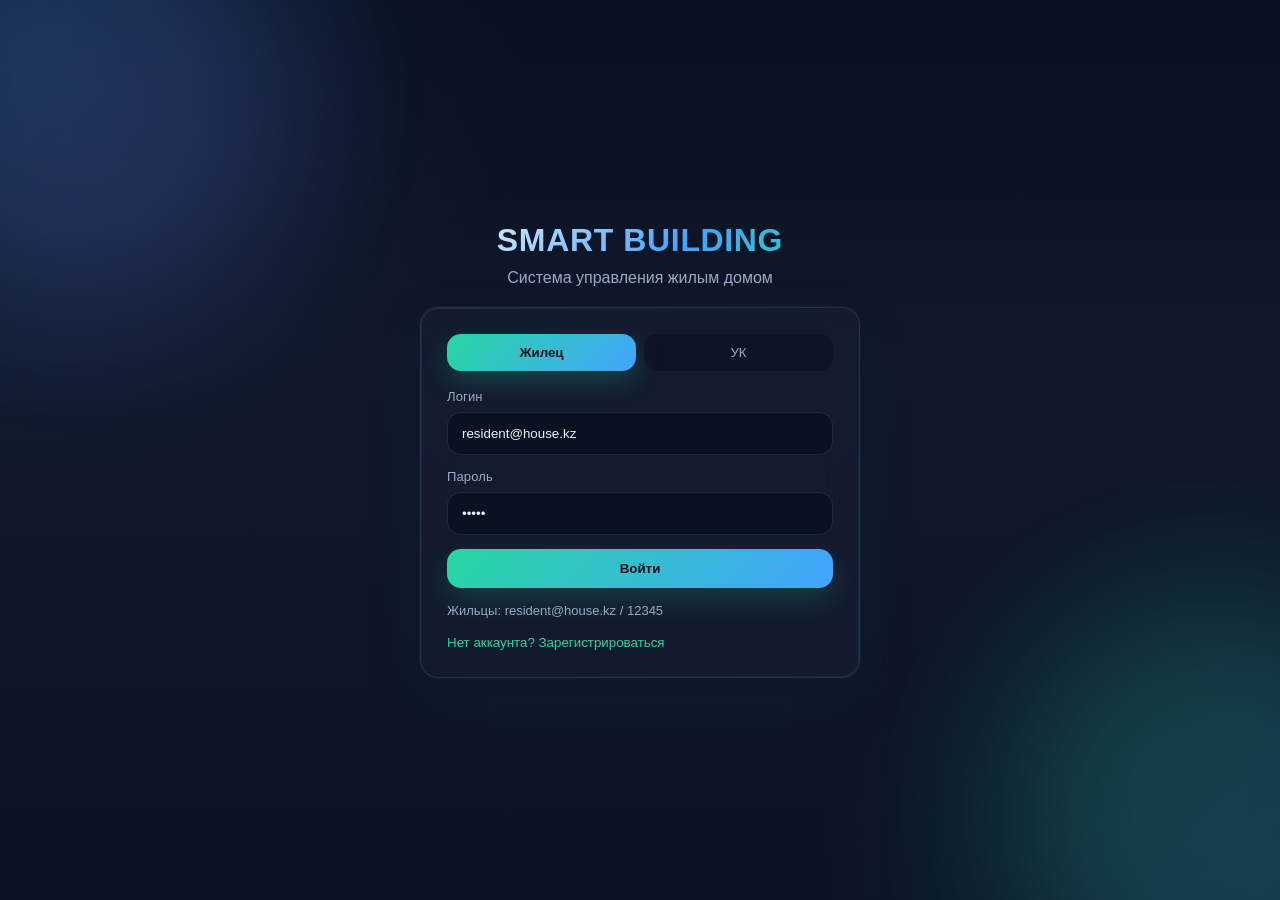
<file: index.html>
<!DOCTYPE html>
<html lang="ru">
<head>
  <meta charset="UTF-8" />
  <meta name="viewport" content="width=device-width, initial-scale=1.0" />
  <title>Smart Building — Вход</title>
  <link rel="stylesheet" href="styles.css" />
</head>
<body class="auth-body">
  <div class="auth-shell">
    <div class="auth-brand">
      <h1>SMART BUILDING</h1>
      <p>Система управления жилым домом</p>
    </div>

    <div class="auth-card">
      <div class="tabs">
        <button class="tab active" id="residentTab" type="button">Жилец</button>
        <button class="tab" id="adminTab" type="button">УК</button>
      </div>

      <form id="loginForm" class="stack">
        <label class="field">
          <span>Логин</span>
          <input id="loginInput" type="email" value="resident@house.kz" required />
        </label>
        <label class="field">
          <span>Пароль</span>
          <input id="passInput" type="password" value="12345" required />
        </label>
        <button class="btn btn-primary" type="submit">Войти</button>
      </form>

      <p class="hint" id="authHint">Жильцы: resident@house.kz / 12345</p>
      <button class="link-btn" id="showRegisterBtn" type="button">Нет аккаунта? Зарегистрироваться</button>

      <form id="registerForm" class="stack hidden top-gap">
        <label class="field"><span>ФИО</span><input id="regName" type="text" /></label>
        <label class="field"><span>Квартира</span><input id="regApt" type="number" min="1" max="999" /></label>
        <label class="field"><span>Email</span><input id="regLogin" type="email" /></label>
        <label class="field"><span>Пароль</span><input id="regPass" type="password" /></label>
        <label class="field"><span>Повтор пароля</span><input id="regPass2" type="password" /></label>
        <button class="btn btn-primary" type="button" id="registerBtn">Создать аккаунт</button>
        <button class="link-btn" type="button" id="hideRegisterBtn">Назад ко входу</button>
      </form>
    </div>
  </div>

  <div id="toast" class="toast"></div>
  <script src="app.js"></script>
</body>
</html>
</file>
<file: styles.css>
:root{
  --bg:#0a1020;
  --bg-soft:#0f1730;
  --card:rgba(21,29,49,.78);
  --card2:rgba(27,38,64,.88);
  --line:rgba(116,142,196,.18);
  --line-strong:rgba(116,142,196,.28);
  --text:#ecf2ff;
  --muted:#9ca9c8;
  --accent:#27d7a1;
  --accent2:#43a3ff;
  --accent3:#8e6fff;
  --danger:#ff5c7c;
  --warn:#ffbe4d;
  --success:#42d392;
  --radius:18px;
  --radius-sm:14px;
  --shadow:0 18px 40px rgba(0,0,0,.35);
  --shadow-soft:0 10px 30px rgba(0,0,0,.22);
  --glow:0 0 0 1px rgba(255,255,255,.03), 0 20px 60px rgba(67,163,255,.12);
  --ease:cubic-bezier(.2,.8,.2,1);
}

*{box-sizing:border-box}
html{scroll-behavior:smooth}
body{
  margin:0;
  font-family:Inter,Arial,Helvetica,sans-serif;
  color:var(--text);
  background:
    radial-gradient(circle at top left, rgba(67,163,255,.12), transparent 34%),
    radial-gradient(circle at bottom right, rgba(39,215,161,.10), transparent 30%),
    linear-gradient(180deg,#09101f,#10182a 40%,#0c1424 100%);
  min-height:100vh;
  overflow-x:hidden;
  position:relative;
}
body::before,
body::after{
  content:"";
  position:fixed;
  inset:auto;
  width:420px;
  height:420px;
  border-radius:50%;
  filter:blur(70px);
  z-index:-1;
  pointer-events:none;
  opacity:.18;
}
body::before{
  top:-110px; left:-120px;
  background:linear-gradient(135deg,var(--accent2),var(--accent3));
  animation:floatBlob 16s ease-in-out infinite alternate;
}
body::after{
  right:-140px; bottom:-120px;
  background:linear-gradient(135deg,var(--accent),var(--accent2));
  animation:floatBlob 20s ease-in-out infinite alternate-reverse;
}

.hidden{display:none!important}
.full{width:100%}
.top-gap{margin-top:16px}
.stack{display:flex;flex-direction:column;gap:14px}
.muted{color:var(--muted)}
.row{display:flex;gap:10px;align-items:center;flex-wrap:wrap}
.between{display:flex;justify-content:space-between;align-items:center;gap:12px}
.list{display:flex;flex-direction:column;gap:12px}

.auth-body{
  min-height:100vh;
  display:grid;
  place-items:center;
  padding:28px;
}
.auth-shell{width:100%;max-width:440px;animation:fadeUp .8s var(--ease)}
.auth-brand{text-align:center;margin-bottom:20px}
.auth-brand h1{
  margin:0 0 10px;
  font-size:32px;
  letter-spacing:.02em;
  background:linear-gradient(135deg,#fff,var(--accent2) 60%,var(--accent));
  -webkit-background-clip:text;
  background-clip:text;
  color:transparent;
}
.auth-brand p{margin:0;color:var(--muted)}

.auth-card,.card,.modal-card,.stat,.item,.user-box,.switch{
  background:var(--card);
  border:1px solid var(--line);
  border-radius:var(--radius);
  box-shadow:var(--shadow-soft);
  backdrop-filter:blur(18px);
  -webkit-backdrop-filter:blur(18px);
  position:relative;
}
.auth-card::before,.card::before,.modal-card::before,.stat::before,.item::before,.user-box::before,.switch::before{
  content:"";
  position:absolute;
  inset:0;
  border-radius:inherit;
  padding:1px;
  background:linear-gradient(135deg,rgba(255,255,255,.10),rgba(255,255,255,0),rgba(67,163,255,.16));
  -webkit-mask:linear-gradient(#fff 0 0) content-box,linear-gradient(#fff 0 0);
  -webkit-mask-composite:xor;
  mask-composite:exclude;
  pointer-events:none;
  opacity:.9;
}
.auth-card{padding:26px;box-shadow:var(--shadow),var(--glow)}
.tabs{display:flex;gap:8px;margin-bottom:18px}
.tab{
  flex:1;
  border:none;
  border-radius:14px;
  padding:11px 12px;
  background:rgba(10,16,32,.6);
  color:var(--muted);
  cursor:pointer;
  transition:transform .28s var(--ease), background .28s var(--ease), color .28s var(--ease), box-shadow .28s var(--ease);
}
.tab:hover{transform:translateY(-2px);color:var(--text)}
.tab.active{
  background:linear-gradient(135deg,var(--accent),var(--accent2));
  color:#041019;
  font-weight:800;
  box-shadow:0 10px 24px rgba(39,215,161,.22);
}

.field{display:flex;flex-direction:column;gap:8px}
.field span{font-size:13px;color:var(--muted);letter-spacing:.01em}
input,select,textarea{
  width:100%;
  padding:13px 14px;
  border-radius:14px;
  border:1px solid var(--line);
  background:rgba(9,14,29,.72);
  color:var(--text);
  outline:none;
  transition:border-color .25s var(--ease), transform .25s var(--ease), box-shadow .25s var(--ease), background .25s var(--ease);
}
input::placeholder,textarea::placeholder{color:#7f8fb1}
input:hover,select:hover,textarea:hover{border-color:var(--line-strong)}
input:focus,select:focus,textarea:focus{
  border-color:rgba(67,163,255,.58);
  background:rgba(10,18,36,.92);
  box-shadow:0 0 0 4px rgba(67,163,255,.12), 0 10px 24px rgba(67,163,255,.08);
  transform:translateY(-1px);
}
textarea{min-height:110px;resize:vertical}

.btn{
  border:none;
  border-radius:14px;
  padding:12px 16px;
  cursor:pointer;
  font-weight:800;
  transition:transform .24s var(--ease), box-shadow .24s var(--ease), opacity .24s var(--ease), border-color .24s var(--ease), background .24s var(--ease), color .24s var(--ease);
  position:relative;
  overflow:hidden;
}
.btn::after{
  content:"";
  position:absolute;
  top:0; left:-120%;
  width:70%; height:100%;
  background:linear-gradient(90deg,transparent,rgba(255,255,255,.22),transparent);
  transform:skewX(-18deg);
}
.btn:hover{transform:translateY(-2px);box-shadow:0 12px 28px rgba(0,0,0,.22)}
.btn:hover::after{animation:sheen 1s ease}
.btn:active{transform:translateY(0) scale(.985)}
.btn-primary{
  background:linear-gradient(135deg,var(--accent),var(--accent2));
  color:#061018;
  box-shadow:0 12px 28px rgba(39,215,161,.18);
}
.btn-primary:hover{box-shadow:0 16px 34px rgba(39,215,161,.24)}
.btn-ghost{
  background:rgba(255,255,255,.02);
  color:var(--text);
  border:1px solid var(--line);
}
.btn-ghost:hover{border-color:rgba(67,163,255,.35);background:rgba(67,163,255,.08)}
.btn-danger{
  background:rgba(255,92,124,.14);
  color:var(--danger);
  border:1px solid rgba(255,92,124,.25);
}
.btn-danger:hover{background:rgba(255,92,124,.22);box-shadow:0 12px 28px rgba(255,92,124,.12)}
.link-btn{background:none;border:none;color:var(--accent);cursor:pointer;padding:0;transition:opacity .2s ease, transform .2s ease}
.link-btn:hover{opacity:.9;transform:translateY(-1px)}
.hint{color:var(--muted);font-size:13px;line-height:1.5}

.layout{display:grid;grid-template-columns:270px 1fr;min-height:100vh}
.sidebar{
  padding:22px;
  border-right:1px solid var(--line);
  background:linear-gradient(180deg,rgba(8,12,24,.86),rgba(8,12,24,.66));
  backdrop-filter:blur(18px);
  -webkit-backdrop-filter:blur(18px);
  animation:slideLeft .65s var(--ease);
}
.brand-box{margin-bottom:20px}
.brand-box h2{
  margin:0 0 6px;
  background:linear-gradient(135deg,#fff,var(--accent2) 60%,var(--accent));
  -webkit-background-clip:text;
  background-clip:text;
  color:transparent;
}
.brand-box p{margin:0;color:var(--muted)}
.user-box{display:flex;gap:12px;align-items:center;padding:14px;margin-bottom:18px;animation:fadeUp .7s var(--ease) .08s both}
.avatar{
  width:48px;height:48px;border-radius:50%;display:grid;place-items:center;
  background:linear-gradient(135deg,var(--accent),var(--accent2));
  color:#041019;font-weight:800;box-shadow:0 10px 24px rgba(67,163,255,.22);
  animation:softPulse 4s ease-in-out infinite;
}
.user-name{font-weight:800}.user-role{font-size:13px;color:var(--muted)}
#nav{display:flex;flex-direction:column;gap:8px;margin-bottom:18px}
.nav-btn{
  text-align:left;
  padding:13px 14px;
  border-radius:14px;
  border:1px solid transparent;
  background:transparent;
  color:var(--text);
  cursor:pointer;
  transition:transform .24s var(--ease), background .24s var(--ease), border-color .24s var(--ease), color .24s var(--ease), box-shadow .24s var(--ease);
  animation:fadeUp .55s var(--ease) both;
}
#nav .nav-btn:nth-child(1){animation-delay:.04s}
#nav .nav-btn:nth-child(2){animation-delay:.08s}
#nav .nav-btn:nth-child(3){animation-delay:.12s}
#nav .nav-btn:nth-child(4){animation-delay:.16s}
#nav .nav-btn:nth-child(5){animation-delay:.20s}
#nav .nav-btn:nth-child(6){animation-delay:.24s}
#nav .nav-btn:nth-child(7){animation-delay:.28s}
#nav .nav-btn:nth-child(8){animation-delay:.32s}
.nav-btn:hover{
  transform:translateX(4px);
  background:rgba(67,163,255,.08);
  border-color:rgba(67,163,255,.22);
}
.nav-btn.active{
  background:linear-gradient(135deg,rgba(39,215,161,.14),rgba(67,163,255,.14));
  border-color:rgba(39,215,161,.28);
  color:var(--accent);
  box-shadow:0 12px 24px rgba(39,215,161,.08);
}

.main{padding:26px;animation:fadeIn .55s var(--ease)}
.topbar{margin-bottom:20px;animation:fadeUp .75s var(--ease)}
.topbar h1{margin:0 0 6px;font-size:32px;letter-spacing:.01em}
.topbar p{margin:0;color:var(--muted)}
.grid{display:grid;gap:16px}
.grid.cols-2{grid-template-columns:repeat(2,minmax(0,1fr))}
.grid.cols-3{grid-template-columns:repeat(3,minmax(0,1fr))}
.grid.cols-4{grid-template-columns:repeat(4,minmax(0,1fr))}

.card,.stat,.item,.switch{padding:18px;transition:transform .28s var(--ease), box-shadow .28s var(--ease), border-color .28s var(--ease), background .28s var(--ease)}
.card:hover,.stat:hover,.item:hover,.switch:hover{
  transform:translateY(-4px);
  box-shadow:var(--shadow),0 0 0 1px rgba(255,255,255,.03);
  border-color:rgba(67,163,255,.28);
}
.grid > .card,.grid > .stat,.list > .item{animation:fadeUp .65s var(--ease) both}
.grid > :nth-child(1),.list > :nth-child(1){animation-delay:.03s}
.grid > :nth-child(2),.list > :nth-child(2){animation-delay:.07s}
.grid > :nth-child(3),.list > :nth-child(3){animation-delay:.11s}
.grid > :nth-child(4),.list > :nth-child(4){animation-delay:.15s}
.grid > :nth-child(5),.list > :nth-child(5){animation-delay:.19s}
.grid > :nth-child(6),.list > :nth-child(6){animation-delay:.23s}

.stat .v{
  font-size:30px;
  font-weight:900;
  margin:10px 0 6px;
  letter-spacing:.01em;
}
.card h3,.stat h3,.item h3{margin:0 0 12px}
.table{width:100%;border-collapse:collapse;overflow:hidden;border-radius:14px}
.table th,.table td{padding:13px 12px;border-bottom:1px solid var(--line);text-align:left;font-size:14px}
.table th{color:#b5c1db;font-weight:700;background:rgba(255,255,255,.02)}
.table tbody tr{transition:background .22s ease, transform .22s ease}
.table tbody tr:hover{background:rgba(67,163,255,.06)}
.badge{display:inline-block;padding:5px 10px;border-radius:999px;font-size:12px;font-weight:800;letter-spacing:.01em}
.b-success{background:rgba(66,211,146,.14);color:var(--success)}
.b-warn{background:rgba(255,190,77,.14);color:var(--warn)}
.b-danger{background:rgba(255,92,124,.14);color:var(--danger)}
.b-info{background:rgba(67,163,255,.14);color:var(--accent2)}

.toast{
  position:fixed;
  right:20px;
  bottom:20px;
  background:rgba(15,23,48,.95);
  border:1px solid var(--line-strong);
  padding:13px 16px;
  border-radius:14px;
  z-index:1000;
  opacity:0;
  transform:translateY(16px) scale(.98);
  pointer-events:none;
  box-shadow:var(--shadow);
}
.toast.show{
  display:block;
  opacity:1;
  transform:translateY(0) scale(1);
  pointer-events:auto;
  animation:toastIn .35s var(--ease);
}

.modal{
  position:fixed;
  inset:0;
  background:rgba(3,8,18,.64);
  display:grid;
  place-items:center;
  padding:18px;
  z-index:999;
  backdrop-filter:blur(10px);
  -webkit-backdrop-filter:blur(10px);
  animation:fadeIn .28s ease;
}
.modal-card{
  width:min(760px,100%);
  padding:20px;
  background:rgba(16,24,44,.92);
  box-shadow:0 30px 80px rgba(0,0,0,.45), 0 0 0 1px rgba(255,255,255,.03);
  animation:modalPop .36s var(--ease);
}
.modal-head{display:flex;justify-content:space-between;align-items:center;margin-bottom:14px}
.icon-btn{
  border:none;background:transparent;color:var(--text);font-size:20px;cursor:pointer;
  width:40px;height:40px;border-radius:12px;transition:background .2s ease, transform .2s ease;
}
.icon-btn:hover{background:rgba(255,255,255,.06);transform:rotate(90deg)}

.kv{display:grid;grid-template-columns:1fr 1fr;gap:12px}
.switch{display:flex;align-items:center;justify-content:space-between;padding:14px;background:var(--card2)}

::-webkit-scrollbar{width:10px;height:10px}
::-webkit-scrollbar-thumb{background:rgba(156,169,200,.22);border-radius:999px}
::-webkit-scrollbar-thumb:hover{background:rgba(156,169,200,.35)}
::-webkit-scrollbar-track{background:transparent}

@keyframes fadeIn{
  from{opacity:0}
  to{opacity:1}
}
@keyframes fadeUp{
  from{opacity:0;transform:translateY(18px) scale(.985)}
  to{opacity:1;transform:translateY(0) scale(1)}
}
@keyframes slideLeft{
  from{opacity:0;transform:translateX(-24px)}
  to{opacity:1;transform:translateX(0)}
}
@keyframes modalPop{
  from{opacity:0;transform:translateY(18px) scale(.96)}
  to{opacity:1;transform:translateY(0) scale(1)}
}
@keyframes toastIn{
  from{opacity:0;transform:translateY(16px) scale(.96)}
  to{opacity:1;transform:translateY(0) scale(1)}
}
@keyframes softPulse{
  0%,100%{box-shadow:0 10px 24px rgba(67,163,255,.18)}
  50%{box-shadow:0 14px 34px rgba(39,215,161,.18), 0 0 0 10px rgba(67,163,255,.04)}
}
@keyframes floatBlob{
  0%{transform:translate3d(0,0,0) scale(1)}
  50%{transform:translate3d(22px,18px,0) scale(1.06)}
  100%{transform:translate3d(-10px,36px,0) scale(.98)}
}
@keyframes sheen{
  from{left:-120%}
  to{left:135%}
}

@media (max-width: 900px){
  .layout{grid-template-columns:1fr}
  .sidebar{border-right:none;border-bottom:1px solid var(--line)}
  .grid.cols-2,.grid.cols-3,.grid.cols-4,.kv{grid-template-columns:1fr}
  .topbar h1{font-size:26px}
}


/* =========================
   MOBILE UI / ANIMATION
========================= */
*{ -webkit-tap-highlight-color: transparent; }
button,input,select,textarea{ touch-action: manipulation; }

.layout{min-height:100vh}
.sidebar{transition:transform .32s var(--ease), box-shadow .32s var(--ease), border-color .32s var(--ease)}
.main{transition:padding .25s var(--ease), margin .25s var(--ease)}
.card,.stat,.auth-card,.modal-card,.item,.sidebar,.topbar{animation:softAppear .45s var(--ease)}
.card:hover,.stat:hover,.item:hover{transform:translateY(-2px);box-shadow:var(--shadow)}
.table tbody tr{transition:background .2s ease, transform .2s ease}
.table tbody tr:hover{background:rgba(255,255,255,.025)}
.toast{opacity:0;transform:translateY(14px) scale(.98);transition:opacity .25s ease, transform .25s ease;pointer-events:none}
.toast.show{opacity:1;transform:translateY(0) scale(1)}
.modal{opacity:1;transition:opacity .25s ease}
.modal.hidden{opacity:0;pointer-events:none}
.modal-card{transform:translateY(16px) scale(.98);transition:transform .25s ease}
.modal:not(.hidden) .modal-card{transform:translateY(0) scale(1)}

.mobile-menu-btn{
  position:fixed;top:14px;left:14px;z-index:1200;width:46px;height:46px;border:none;border-radius:14px;
  background:rgba(21,29,49,.88);color:var(--text);font-size:22px;font-weight:700;display:none;
  backdrop-filter:blur(16px);border:1px solid rgba(255,255,255,.08);box-shadow:0 10px 30px rgba(0,0,0,.28);
  transition:transform .25s ease, opacity .25s ease, background .25s ease;
}
.mobile-menu-btn:hover{transform:scale(1.04);background:rgba(27,38,64,.95)}
.mobile-menu-btn:active{transform:scale(.96)}
.mobile-overlay{position:fixed;inset:0;background:rgba(0,0,0,.48);backdrop-filter:blur(3px);z-index:998;opacity:0;pointer-events:none;transition:opacity .28s ease}
.mobile-overlay.open{opacity:1;pointer-events:auto}

@keyframes softAppear{from{opacity:0;transform:translateY(12px)}to{opacity:1;transform:translateY(0)}}

@media (max-width: 1100px){
  .grid.cols-4{grid-template-columns:repeat(2,minmax(0,1fr))}
  .main{padding:22px 20px}
}

@media (max-width: 800px){
  .mobile-menu-btn{display:flex;align-items:center;justify-content:center}
  .sidebar{transform:translateX(-100%);width:280px;max-width:82vw;z-index:1100;box-shadow:0 20px 50px rgba(0,0,0,.45);position:fixed;left:0;top:0;bottom:0;overflow:auto}
  .sidebar.mobile-open{transform:translateX(0)}
  .layout{display:block}
  .main{margin-left:0!important;width:100%;padding:72px 14px 20px}
  .topbar,.between{gap:12px;flex-wrap:wrap}
  .topbar{align-items:flex-start}
  h1,#pageTitle{font-size:22px;line-height:1.2}
  .grid,.grid.cols-2,.grid.cols-3,.grid.cols-4{grid-template-columns:1fr!important;gap:14px}
  .card,.stat,.auth-card{padding:16px;border-radius:16px}
  .row{flex-wrap:wrap}
  .field input,.field select,.field textarea,input,select,textarea{width:100%}
  .btn{justify-content:center;min-height:44px}
  .table{min-width:680px}
  .card:has(.table){overflow:auto;-webkit-overflow-scrolling:touch}
  .modal{padding:10px;align-items:flex-end}
  .modal-card{width:100%;max-width:none;max-height:92vh;overflow:auto;border-radius:20px 20px 0 0}
  .toast{left:12px;right:12px;bottom:12px;max-width:none;width:auto}
  .user-box,.brand-box{padding-left:16px;padding-right:16px}
  #nav{padding:8px 12px 14px}
  .nav-btn{min-height:44px}
  #content{padding-bottom:8px}
  #chatList,.list{gap:10px}
}

@media (max-width: 480px){
  .main{padding:68px 10px 16px}
  h1,#pageTitle{font-size:18px}
  .card,.stat{padding:14px}
  .sidebar{width:260px;max-width:86vw}
  .modal-head{padding-bottom:10px}
}
</file>
